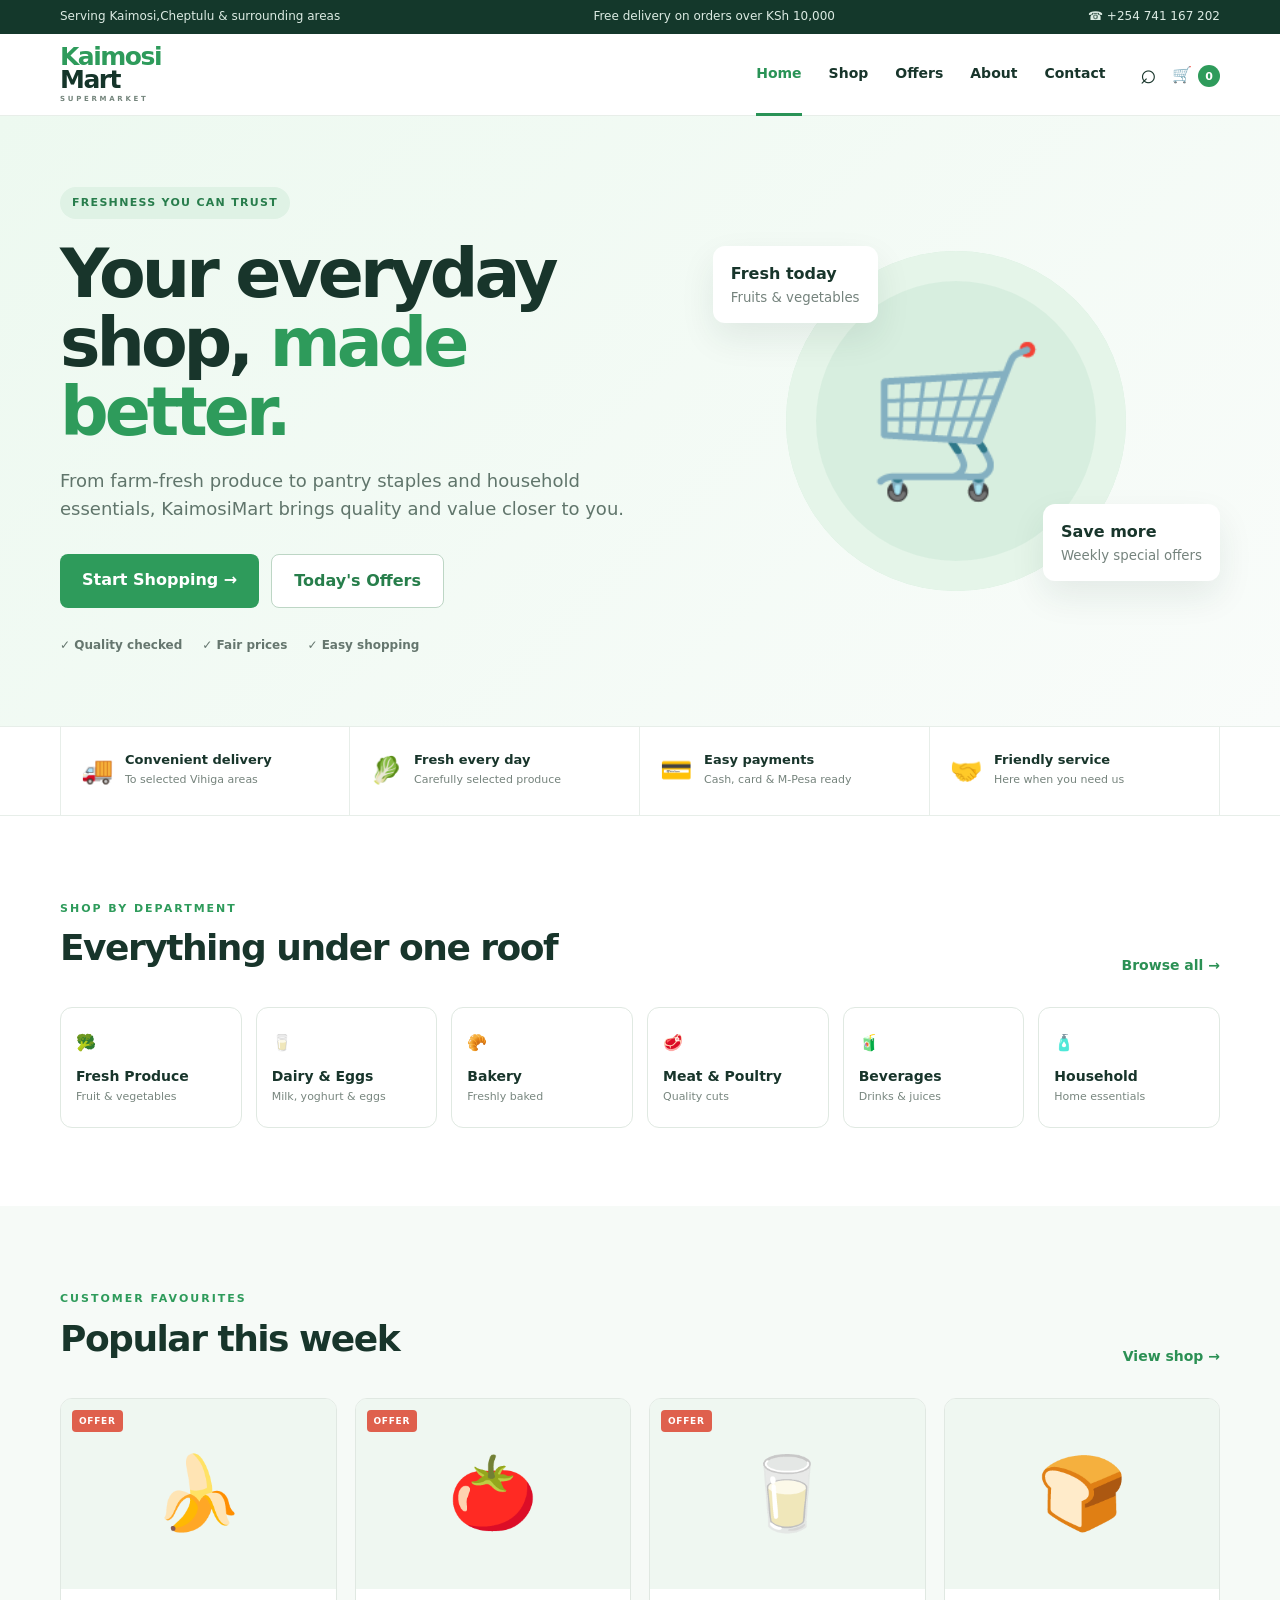
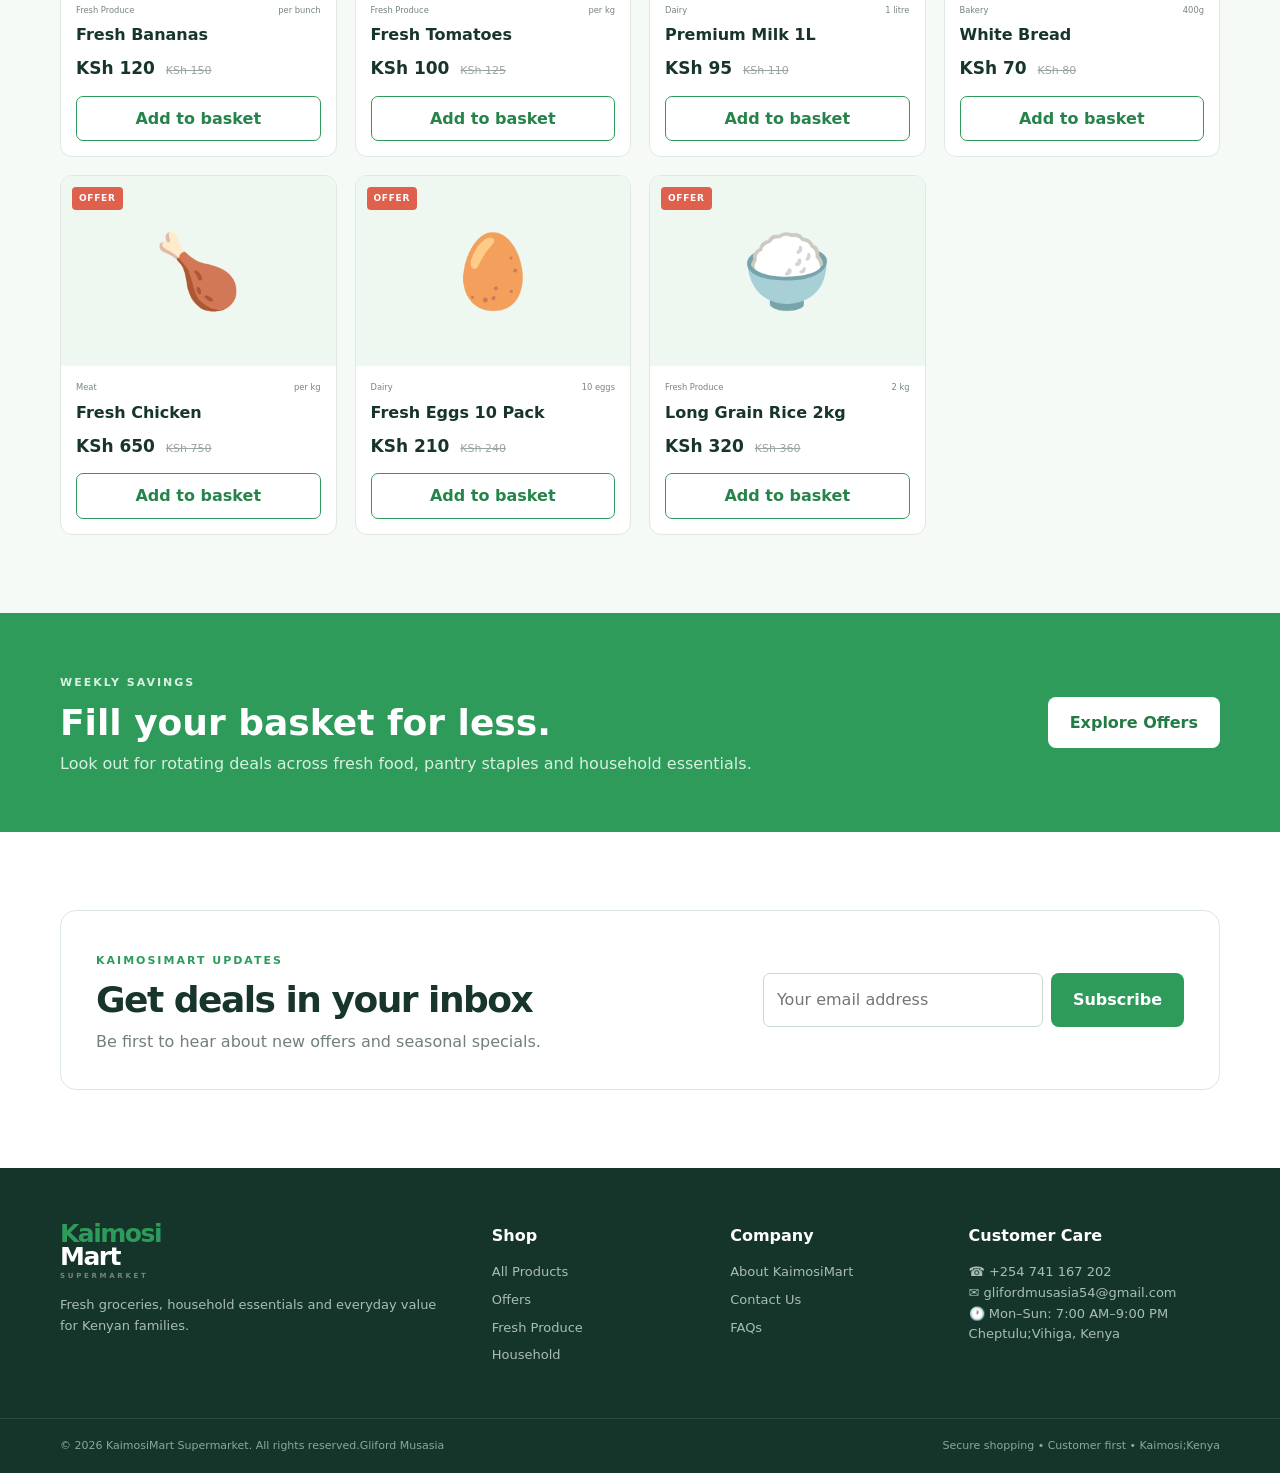
<file: index.html>
<!DOCTYPE html>
<html lang="en">
<head>
<meta charset="UTF-8">
<meta name="viewport" content="width=device-width,initial-scale=1.0">
<meta name="description" content="FreshMart Supermarket — fresh groceries, household essentials and great everyday prices in Kenya.">
<title>
  KaimosiMart Supermarket | Fresh. Local. Affordable.
</title>
<link rel="stylesheet" href="css/style.css">
</head>
<body>
<div class="topbar">
  <div class="container topbar-inner">
    <span> Serving Kaimosi,Cheptulu & surrounding areas</span>
    <span>Free delivery on orders over KSh 10,000</span>
    <span>☎ +254 741 167 202</span>
  </div>
</div>
<header class="header">
  <div class="container nav">
<a class="logo" href="index.html">
  <span>Kaimosi</span>
  Mart
  <small>SUPERMARKET</small>
</a>
<button class="menu-toggle" aria-label="Toggle navigation">
  ☰
</button>
<nav>
  <a class="active" href="index.html">Home</a>
  <a href="shop.html">Shop</a>
  <a href="offers.html">Offers</a>
  <a href="about.html">About</a>
  <a href="contact.html">Contact</a>
</nav>
<div class="nav-actions">
  <a class="search-link" href="shop.html">
    ⌕
  </a>
  <a class="cart-link" href="shop.html#cart">
    🛒 
    <span id="cart-count">0</span>
  </a>
</div>
</div>
</header>

<main>
<section class="hero">
  <div class="container hero-grid">
    <div class="hero-copy">
<span class="pill">FRESHNESS YOU CAN TRUST</span>
<h1>Your everyday shop, <em>made better.</em></h1>
<p>
  From farm-fresh produce to pantry staples and household essentials, KaimosiMart brings quality and value closer to you.
</p>
<div class="hero-buttons">
  <a class="btn primary" href="shop.html">Start Shopping →</a>
  <a class="btn ghost" href="offers.html">Today's Offers</a>
</div>
<div class="hero-trust">
  <span>✓ Quality checked</span>
  <span>✓ Fair prices</span>
  <span>✓ Easy shopping</span>
</div>
</div>
<div class="hero-visual">
  <div class="hero-circle">
    🛒
  </div>
  <div class="float-card one">
    <b>Fresh today</b>
    <small>Fruits & vegetables</small>
  </div>
  <div class="float-card two">
    <b>Save more</b>
    <small>Weekly special offers</small>
  </div>
</div>
</div>
</section>

<section class="benefits">
  <div class="container benefits-grid">
<div>🚚 <div>
  <b>Convenient delivery</b>
  <small>To selected Vihiga areas</small>
</div>
</div>
<div>🥬<div>
  <b>Fresh every day</b>
  <small>Carefully selected produce</small>
</div>
</div>
<div>💳<div>
  <b>Easy payments</b>
  <small>Cash, card & M-Pesa ready</small>
</div>
</div>
<div>🤝<div>
  <b>Friendly service</b>
  <small>Here when you need us</small>
</div>
</div>
</div>
</section>

<section class="section">
  <div class="container">
    <div class="section-head">
      <div>
        <span class="eyebrow">SHOP BY DEPARTMENT</span>
        <h2>Everything under one roof</h2>
      </div>
      <a class="text-link" href="shop.html">Browse all →</a>
    </div>
<div class="departments">
<a href="shop.html?cat=Fresh Produce">
  🥦
  <b>Fresh Produce</b>
  <small>Fruit & vegetables</small>
</a>
<a href="shop.html?cat=Dairy">
  🥛
  <b>Dairy & Eggs</b>
  <small>Milk, yoghurt & eggs</small>
</a>
<a href="shop.html?cat=Bakery">
  🥐
  <b>Bakery</b>
  <small>Freshly baked</small>
</a>
<a href="shop.html?cat=Meat">
  🥩
  <b>Meat & Poultry</b>
  <small>Quality cuts</small>
</a>
<a href="shop.html?cat=Beverages">
  🧃
  <b>Beverages</b>
  <small>Drinks & juices</small>
</a>
<a href="shop.html?cat=Household">
  🧴
  <b>Household</b>
  <small>Home essentials</small>
</a>
</div>
</div>
</section>

<section class="section soft">
  <div class="container">
    <div class="section-head">
      <div>
        <span class="eyebrow">CUSTOMER FAVOURITES</span>
        <h2>Popular this week</h2>
      </div>
      <a class="text-link" href="shop.html">View shop →</a>
    </div>
    <div id="featured-products" class="product-grid">
    </div>
  </div>
</section>

<section class="deal-banner">
  <div class="container deal-inner">
    <div>
      <span class="eyebrow light-eyebrow">WEEKLY SAVINGS</span>
      <h2>Fill your basket for less.</h2>
      <p>
        Look out for rotating deals across fresh food, pantry staples and household essentials.
      </p>
    </div>
    <a class="btn white" href="offers.html">Explore Offers</a>
  </div>
</section>

<section class="section">
  <div class="container newsletter">
    <div>
      <span class="eyebrow">KAIMOSIMART UPDATES</span>
      <h2>Get deals in your inbox</h2>
      <p>Be first to hear about new offers and seasonal specials.</p>
    </div>
    <form id="newsletter-form">
      <input type="email" required placeholder="Your email address">
      <button class="btn primary">Subscribe</button>
    </form>
  </div>
</section>
</main>
<footer class="footer">
  <div class="container footer-grid">
    <div>
      <a class="logo footer-logo" href="index.html">
        <span>Kaimosi</span>
        Mart
        <small>SUPERMARKET</small>
      </a>
      <p>
        Fresh groceries, household essentials and everyday value for Kenyan families.
      </p>
    </div>
    <div>
      <h4>Shop</h4>
      <a href="shop.html">All Products</a>
      <a href="offers.html">Offers</a>
      <a href="shop.html?cat=Fresh Produce">Fresh Produce</a>
      <a href="shop.html?cat=Household">Household</a>
    </div>
    <div>
      <h4>Company</h4>
      <a href="about.html">About KaimosiMart</a>
      <a href="contact.html">Contact Us</a>
      <a href="contact.html#faq">FAQs</a>
    </div>
    <div>
      <h4>Customer Care</h4>
      <p>☎ +254 741 167 202</p>
      <p>✉ glifordmusasia54@gmail.com</p>
      <p>🕐 Mon–Sun: 7:00 AM–9:00 PM</p>
      <p>Cheptulu;Vihiga, Kenya</p>
    </div>
  </div>
  <div class="footer-bottom">
    <div class="container">
      <span>© 2026 KaimosiMart Supermarket. All rights reserved.Gliford Musasia</span>
      <span>Secure shopping • Customer first • Kaimosi;Kenya</span>
    </div>
  </div>
</footer>
<script src="js/products.js">

</script>
<script src="js/main.js">

</script>
</body>
</html>
</file>
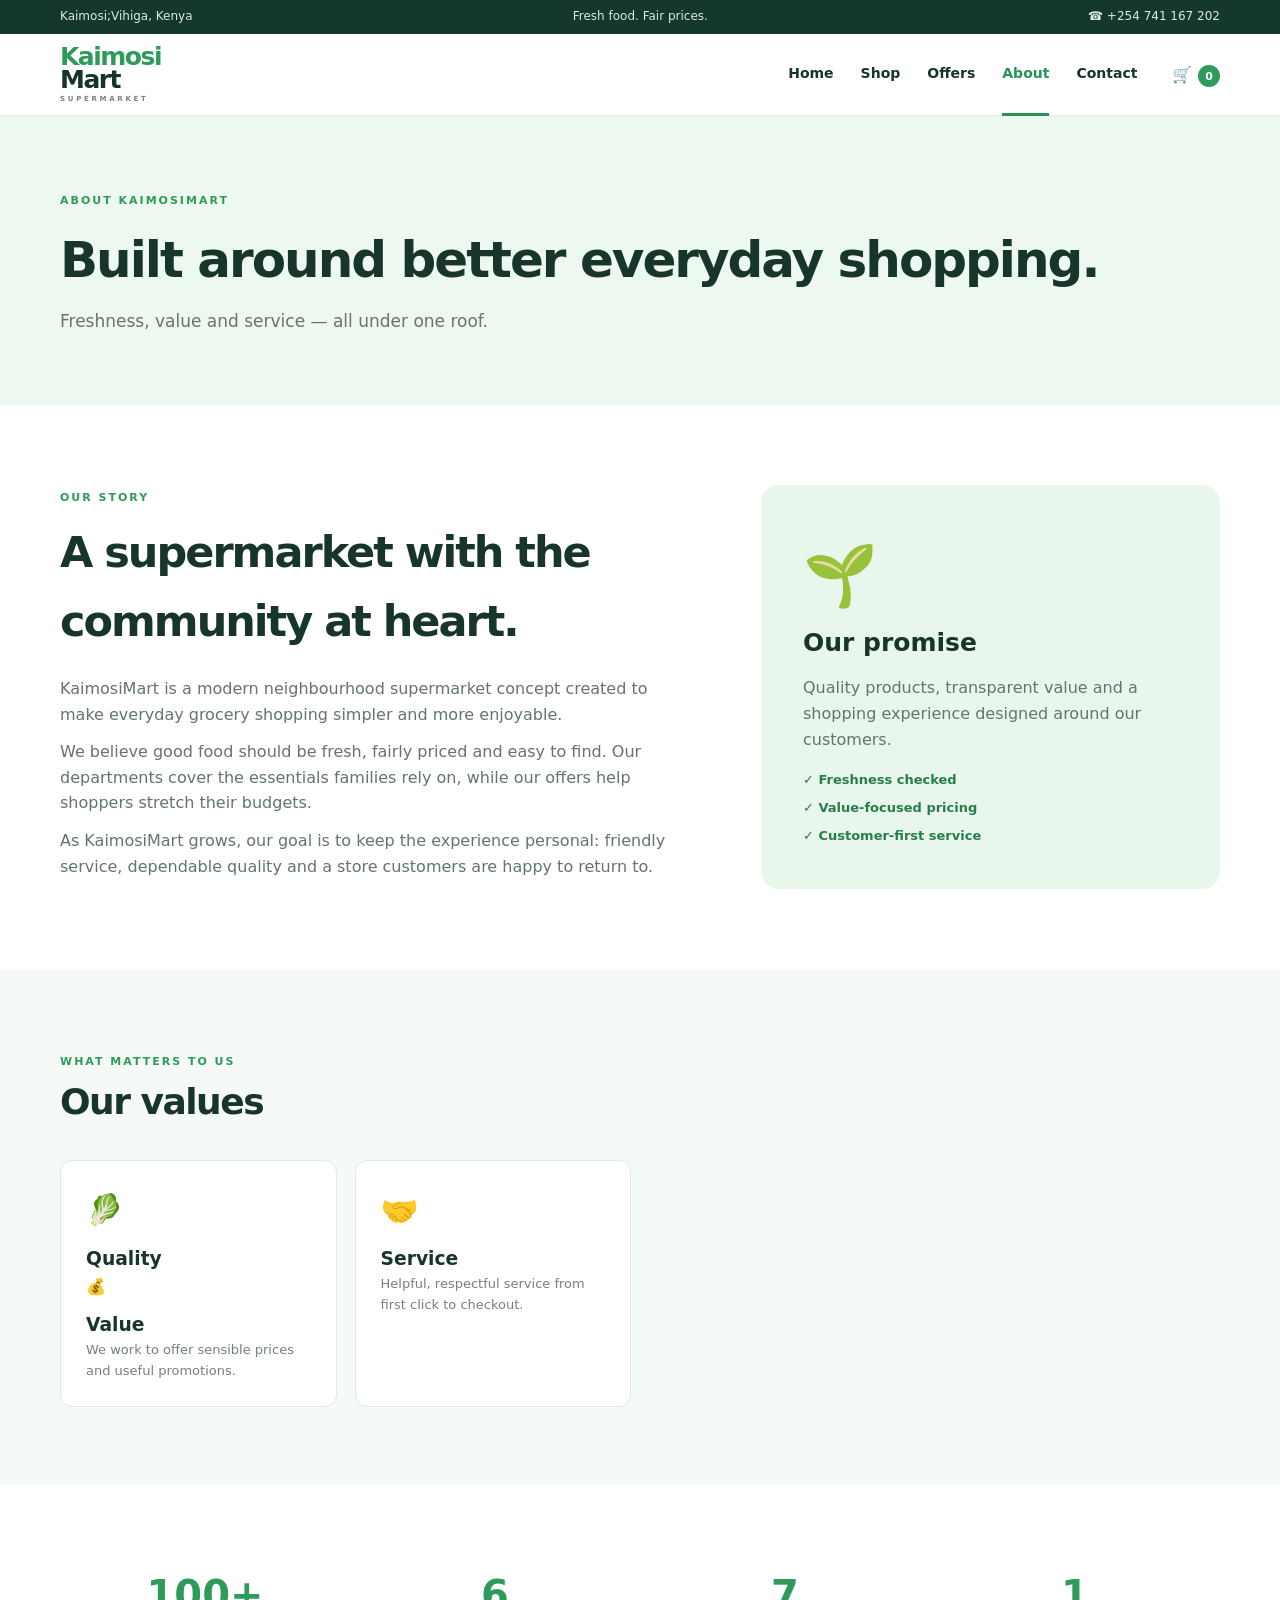
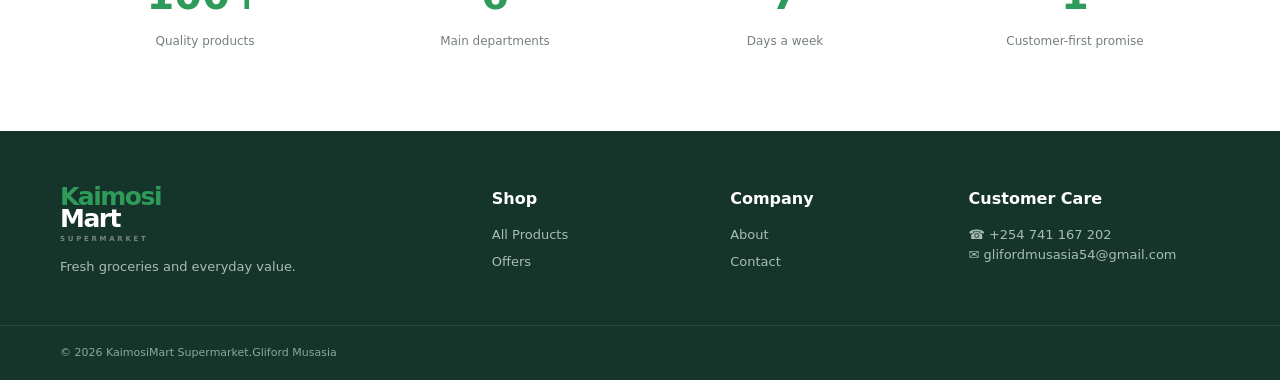
<file: about.html>
<!DOCTYPE html>
<html lang="en">
  <head>
    <meta charset="UTF-8">
    <meta name="viewport" content="width=device-width,initial-scale=1.0">
    <title>About | KaimosiMart Supermarket</title>
    <link rel="stylesheet" href="css/style.css">
  </head>
<body>
  <div class="topbar">
    <div class="container topbar-inner">
      <span>Kaimosi;Vihiga, Kenya</span>
      <span>Fresh food. Fair prices.</span>
      <span>☎ +254 741 167 202</span>
    </div>
  </div>
<header class="header">
  <div class="container nav">
    <a class="logo" href="index.html">
      <span>Kaimosi</span>
      Mart
      <small>SUPERMARKET</small>
    </a>
    <button class="menu-toggle">
      ☰
    </button>
    <nav>
      <a href="index.html">Home</a>
      <a href="shop.html">Shop</a>
      <a href="offers.html">Offers</a>
      <a class="active" href="about.html">About</a>
      <a href="contact.html">Contact</a>
    </nav>
    <div class="nav-actions">
      <a class="cart-link" href="shop.html#cart">
        🛒 
        <span id="cart-count">0</span>
      </a>
    </div>
  </div>
</header>
<main>
  <section class="page-hero">
    <div class="container">
      <span class="eyebrow">ABOUT KAIMOSIMART</span>
      <h1>Built around better everyday shopping.</h1>
      <p>Freshness, value and service — all under one roof.</p>
    </div>
  </section>
<section class="section">
  <div class="container story-grid">
    <div>
      <span class="eyebrow">OUR STORY</span>
      <h2>A supermarket with the community at heart.</h2>
      <p>
        KaimosiMart is a modern neighbourhood supermarket concept created to make everyday grocery shopping simpler and more enjoyable.
      </p>
      <p>We believe good food should be fresh, fairly priced and easy to find. Our departments cover the essentials families rely on, while our offers help shoppers stretch their budgets.</p>
      <p>As KaimosiMart grows, our goal is to keep the experience personal: friendly service, dependable quality and a store customers are happy to return to.
      </p>
    </div>
    <div class="story-card">
      <span>🌱</span>
      <h3>Our promise</h3>
      <p>
        Quality products, transparent value and a shopping experience designed around our customers.
      </p>
      <div class="check-list">
        <span>✓ Freshness checked</span>
        <span>✓ Value-focused pricing</span>
        <span>✓ Customer-first service</span>
      </div>
    </div>
  </div>
</section>
<section class="section soft">
  <div class="container">
    <div class="section-head">
      <div>
        <span class="eyebrow">WHAT MATTERS TO US</span>
        <h2>Our values</h2>
      </div>
    </div>
    <div class="values">
      <div>
        🥬
        <h3>Quality</h3>
        💰
        <h3>Value</h3>
        <p>
          We work to offer sensible prices and useful promotions.
        </p>
      </div>
      <div>
        🤝
        <h3>Service</h3>
        <p>
          Helpful, respectful service from first click to checkout.
        </p>
      </div>
    </div>
  </div>
</section>
<section class="section">
  <div class="container stats">
    <div>
      <strong>100+</strong>
      <span>Quality products</span>
    </div>
    <div>
      <strong>6</strong>
      <span>Main departments</span>
    </div>
    <div>
      <strong>7</strong>
      <span>Days a week</span>
    </div>
    <div>
      <strong>1</strong>
      <span>Customer-first promise</span>
    </div>
  </div>
</section>
</main>
<footer class="footer">
  <div class="container footer-grid">
    <div>
      <a class="logo footer-logo" href="index.html">
        <span>Kaimosi</span>
        Mart
        <small>SUPERMARKET</small>
      </a>
      <p>Fresh groceries and everyday value.</p>
    </div>
    <div>
      <h4>Shop</h4>
      <a href="shop.html">All Products</a>
      <a href="offers.html">Offers</a>
    </div>
    <div>
      <h4>Company</h4>
      <a href="about.html">About</a>
      <a href="contact.html">Contact</a>
    </div>
    <div>
      <h4>Customer Care</h4>
      <p>☎ +254 741 167 202</p>
      <p>✉ glifordmusasia54@gmail.com</p>
    </div>
  </div>
  <div class="footer-bottom">
    <div class="container">
      © 2026 KaimosiMart Supermarket.Gliford Musasia
    </div>
  </div>
</footer>
<script src="js/products.js">

</script>
<script src="js/main.js">

</script>
</body>
</html>
</file>
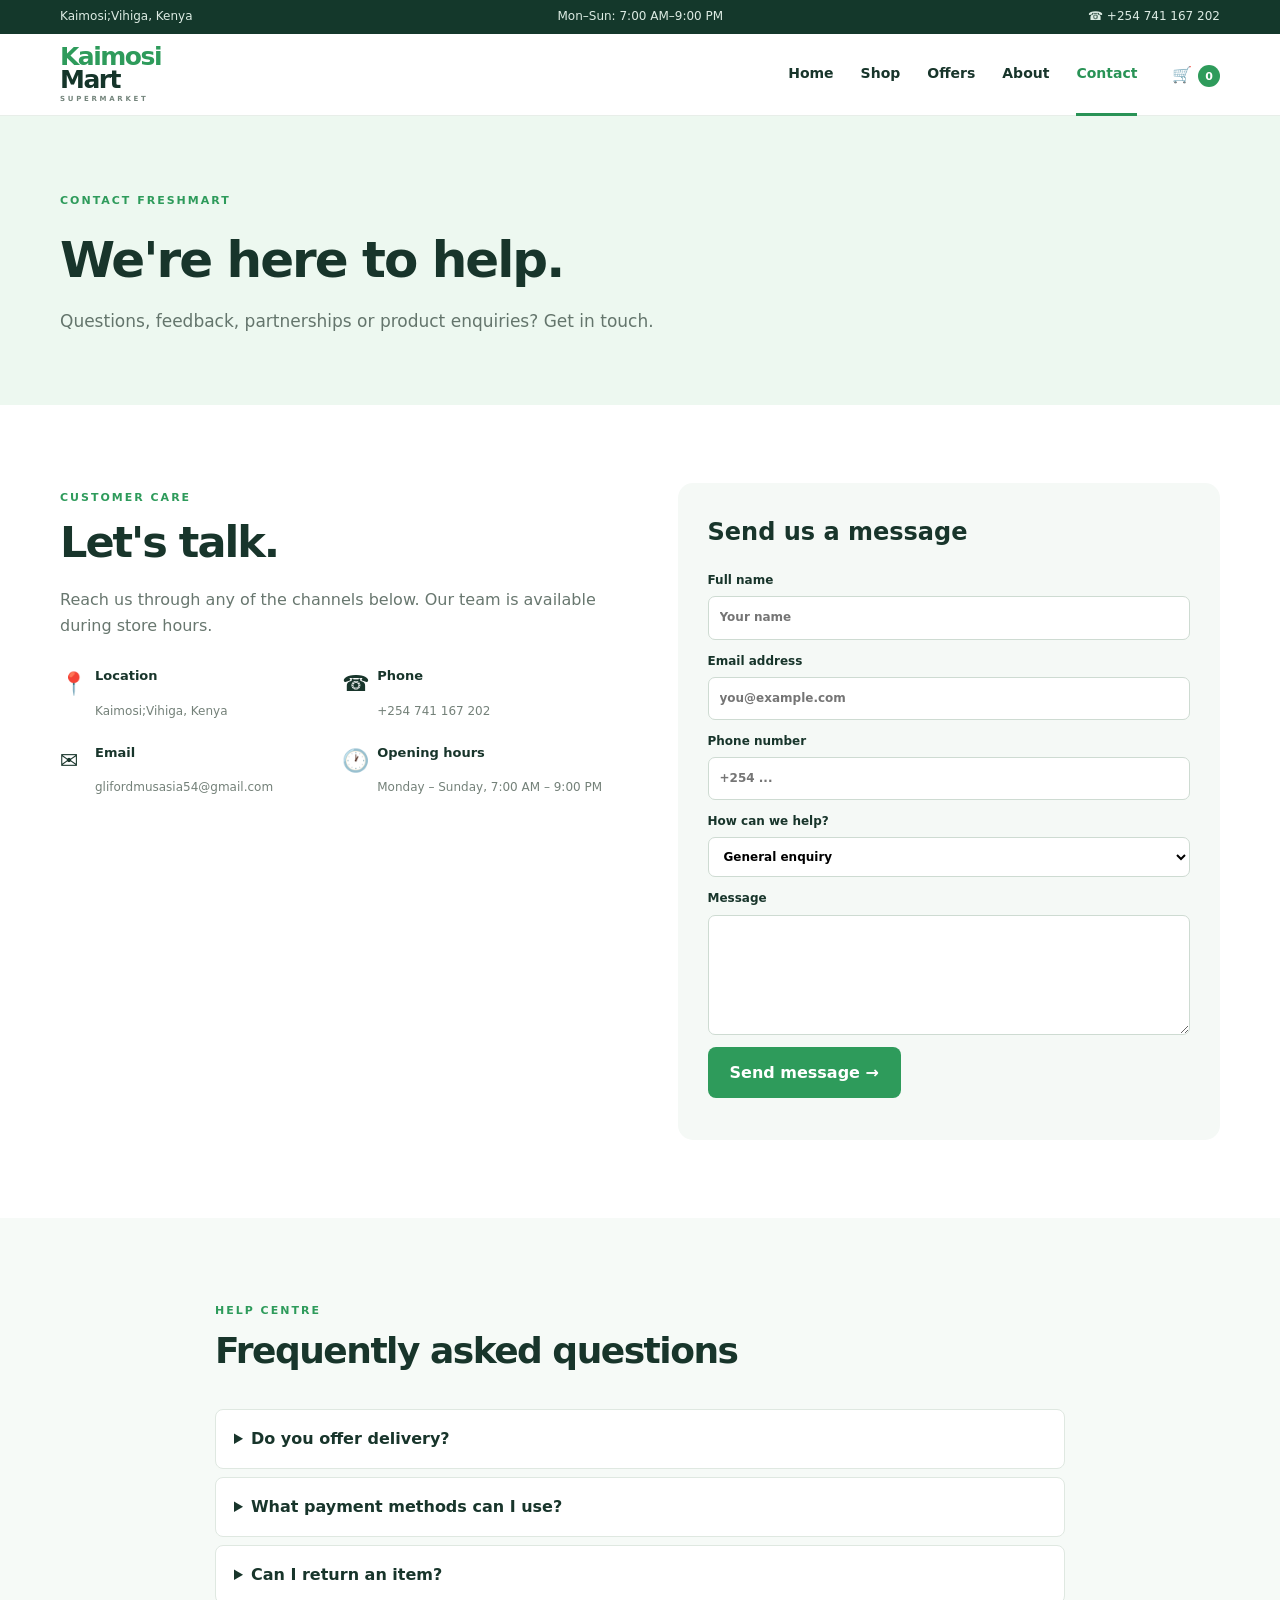
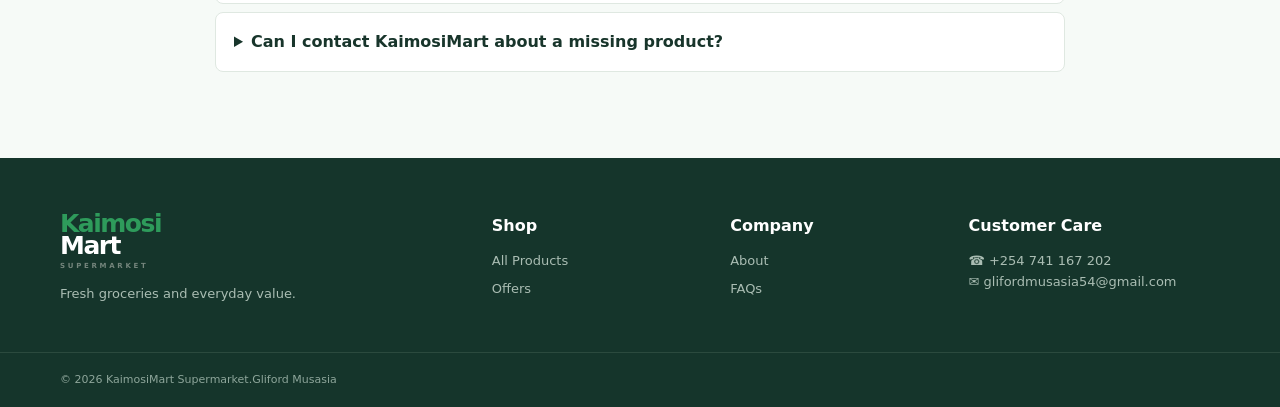
<file: contact.html>
<!DOCTYPE html>
<html lang="en">
  <head>
    <meta charset="UTF-8">
    <meta name="viewport" content="width=device-width,initial-scale=1.0">
    <title>Contact | KaimosiMart Supermarket</title>
    <link rel="stylesheet" href="css/style.css">
  </head>
<body>
  <div class="topbar">
    <div class="container topbar-inner">
      <span>Kaimosi;Vihiga, Kenya</span>
      <span>Mon–Sun: 7:00 AM–9:00 PM</span>
      <span>☎ +254 741 167 202</span>
    </div>
  </div>
<header class="header">
  <div class="container nav">
    <a class="logo" href="index.html">
      <span>Kaimosi</span>
      Mart
      <small>SUPERMARKET</small>
    </a>
    <button class="menu-toggle">
      ☰
    </button>
    <nav>
      <a href="index.html">Home</a>
      <a href="shop.html">Shop</a>
      <a href="offers.html">Offers</a>
      <a href="about.html">About</a>
      <a class="active" href="contact.html">Contact</a>
    </nav>
    <div class="nav-actions">
      <a class="cart-link" href="shop.html#cart">
        🛒 
        <span id="cart-count">0</span>
      </a>
    </div>
  </div>
</header>
<main>
  <section class="page-hero">
    <div class="container">
      <span class="eyebrow">CONTACT FRESHMART</span>
      <h1>We're here to help.</h1>
      <p>Questions, feedback, partnerships or product enquiries? Get in touch.</p>
    </div>
  </section>
<section class="section">
  <div class="container contact-layout">
    <div>
      <span class="eyebrow">CUSTOMER CARE</span>
      <h2>Let's talk.</h2>
      <p class="lead">Reach us through any of the channels below. Our team is available during store hours.
      </p>
      <div class="contact-list">
        <div>
          <span>📍</span>
          <b>Location</b>
          <p>Kaimosi;Vihiga, Kenya</p>
        </div>
        <div>
          <span>☎</span>
          <b>Phone</b>
          <p>+254 741 167 202</p>
        </div>
        <div>
          <span>✉</span>
          <b>Email</b>
          <p>glifordmusasia54@gmail.com</p>
        </div>
        <div>
          <span>🕐</span>
          <b>Opening hours</b>
          <p>Monday – Sunday, 7:00 AM – 9:00 PM</p>
        </div>
      </div>
    </div>
<form class="contact-form" id="contact-form">
  <h3>Send us a message</h3>
  <label>
    Full name
    <input required name="name" placeholder="Your name">
  </label>
  <label>
    Email address
    <input required type="email" name="email" placeholder="you@example.com">
  </label>
  <label>
    Phone number
    <input name="phone" placeholder="+254 ...">
  </label>
  <label>
    How can we help?
    <select name="topic">
      <option>General enquiry</option>
      <option>Product enquiry</option>
      <option>Order & delivery</option>
      <option>Feedback</option>
      <option>Partnership</option>
    </select>
  </label>
  <label>
    Message
    <textarea required name="message" rows="5" placeholder="Write your message...">
    </textarea>
  </label>
  <button class="btn primary">
    Send message →
  </button>
  <p id="form-message" class="form-message">
  </p>
</form>
</div>
</section>
<section class="section soft" id="faq">
  <div class="container faq">
    <div class="section-head"><div>
      <span class="eyebrow">HELP CENTRE</span>
      <h2>Frequently asked questions</h2>
    </div>
  </div>
  <details>
    <summary>Do you offer delivery?</summary>
    <p>
      Yes. KaimosiMart is designed to support delivery to selected Nairobi areas. Delivery availability and charges can be configured for your live business.
    </p>
  </details>
  <details>
    <summary>What payment methods can I use?</summary>
    <p>
      The site is prepared for cash, card and M-Pesa. A live payment gateway needs to be connected before real transactions are processed.
    </p>
  </details>
  <details>
    <summary>Can I return an item?</summary>
    <p>For the live store, your return and refund policy should be published here based on product type and applicable Kenyan consumer requirements.
    </p>
  </details>
  <details>
    <summary>Can I contact KaimosiMart about a missing product?
    </summary>
    <p>
      Absolutely. Use the contact form or call customer care and tell us what you are looking for.
    </p>
  </details>
</div>
</section>
</main>
<footer class="footer">
  <div class="container footer-grid">
    <div>
      <a class="logo footer-logo" href="index.html">
        <span>Kaimosi</span>Mart
        <small>SUPERMARKET</small>
      </a>
      <p>Fresh groceries and everyday value.</p>
    </div>
    <div>
      <h4>Shop</h4>
      <a href="shop.html">All Products</a>
      <a href="offers.html">Offers</a>
    </div>
    <div>
      <h4>Company</h4>
      <a href="about.html">About</a>
      <a href="#faq">FAQs</a>
    </div>
    <div>
      <h4>Customer Care</h4>
      <p>☎ +254 741 167 202</p>
      <p>✉ glifordmusasia54@gmail.com</p>
    </div>
  </div>
  <div class="footer-bottom">
    <div class="container">
      © 2026 KaimosiMart Supermarket.Gliford Musasia
    </div>
  </div>
</footer>
<script src="js/products.js">

</script>
<script src="js/main.js">

</script>
</body>
</html>
</file>
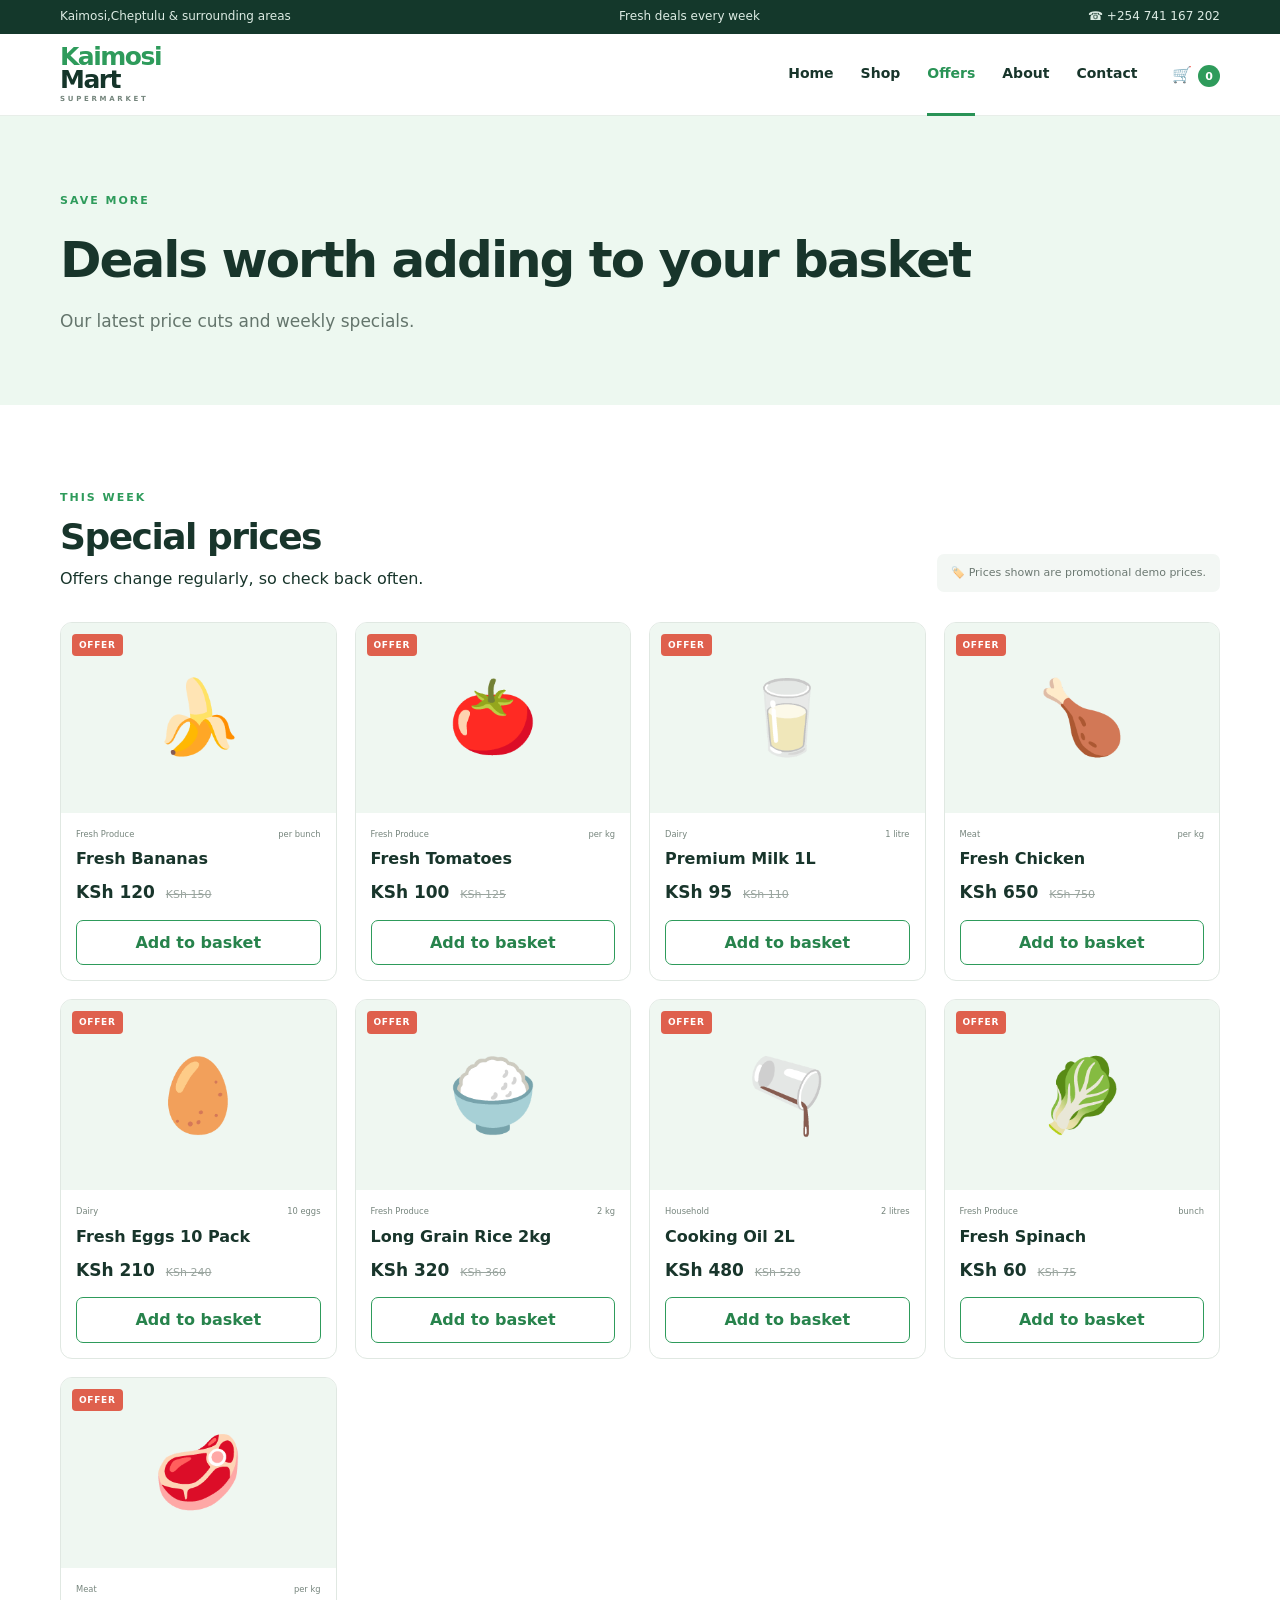
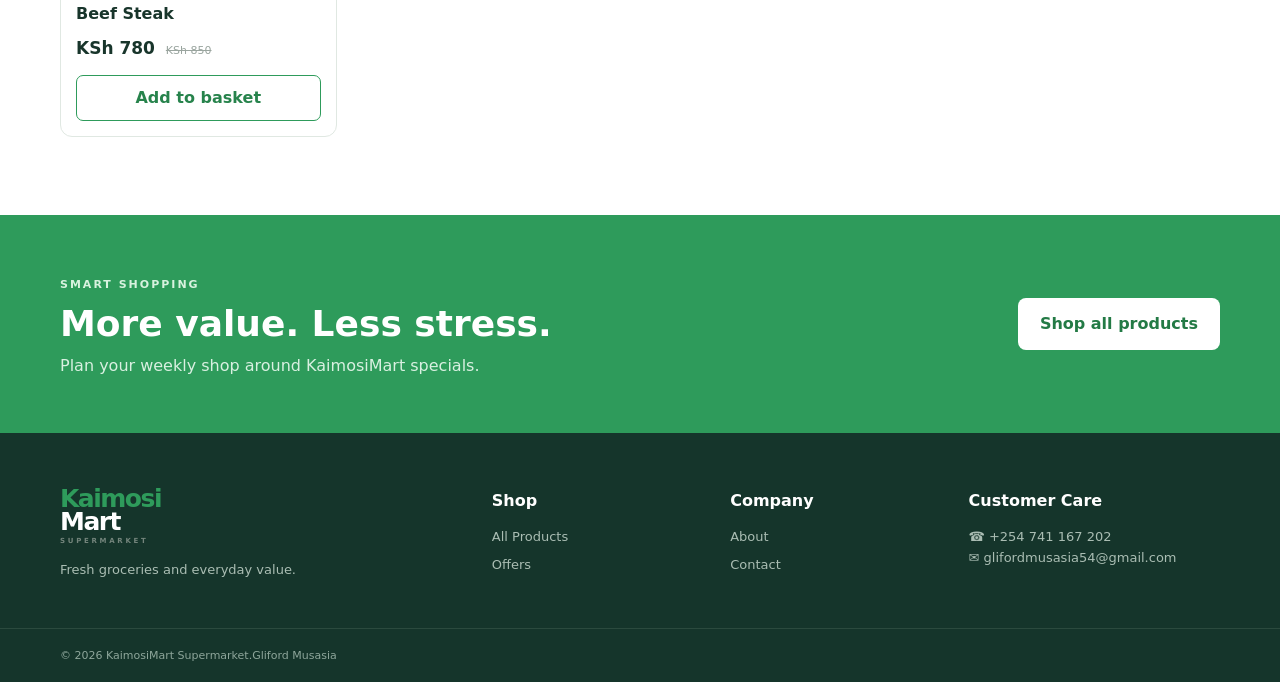
<file: offers.html>
<!DOCTYPE html>
<html lang="en">
  <head>
    <meta charset="UTF-8">
    <meta name="viewport" content="width=device-width,initial-scale=1.0">
    <title>Offers | KaimosiMart Supermarket</title>
    <link rel="stylesheet" href="css/style.css">
  </head>
<body>
  <div class="topbar">
    <div class="container topbar-inner">
      <span>Kaimosi,Cheptulu & surrounding areas</span>
      <span>Fresh deals every week</span>
      <span>☎ +254 741 167 202</span>
    </div>
  </div>
<header class="header">
  <div class="container nav">
    <a class="logo" href="index.html">
      <span>Kaimosi</span>
      Mart
      <small>SUPERMARKET</small>
    </a>
    <button class="menu-toggle">
      ☰
    </button>
    <nav>
      <a href="index.html">Home</a>
      <a href="shop.html">Shop</a>
      <a class="active" href="offers.html">Offers</a>
      <a href="about.html">About</a>
      <a href="contact.html">Contact</a>
    </nav><div class="nav-actions">
      <a class="cart-link" href="shop.html#cart">
        🛒 
        <span id="cart-count">0</span>
      </a>
    </div>
  </div>
</header>
<main>
  <section class="page-hero">
    <div class="container">
      <span class="eyebrow">SAVE MORE</span>
      <h1>Deals worth adding to your basket</h1>
      <p>Our latest price cuts and weekly specials.</p>
    </div>
  </section>
<section class="section">
  <div class="container">
    <div class="offer-intro">
      <div>
        <span class="eyebrow">THIS WEEK</span>
        <h2>Special prices</h2>
        <p>Offers change regularly, so check back often.</p>
      </div>
      <div class="offer-note">
        🏷️ Prices shown are promotional demo prices.
      </div>
    </div>
    <div id="offer-products" class="product-grid">
    </div>
  </div>
</section>
<section class="deal-banner">
  <div class="container deal-inner">
    <div>
      <span class="eyebrow light-eyebrow">SMART SHOPPING</span>
      <h2>More value. Less stress.</h2>
      <p>Plan your weekly shop around KaimosiMart specials.</p>
    </div>
    <a class="btn white" href="shop.html">Shop all products</a>
  </div>
</section>
</main>
<footer class="footer">
  <div class="container footer-grid">
    <div>
      <a class="logo footer-logo" href="index.html">
        <span>Kaimosi</span>
        Mart
        <small>SUPERMARKET</small>
      </a>
      <p>Fresh groceries and everyday value.</p>
    </div>
    <div>
      <h4>Shop</h4>
      <a href="shop.html">All Products</a>
      <a href="offers.html">Offers</a>
    </div>
    <div>
      <h4>Company</h4>
      <a href="about.html">About</a>
      <a href="contact.html">Contact</a>
    </div>
    <div>
      <h4>Customer Care</h4>
      <p>☎ +254 741 167 202</p>
      <p>✉ glifordmusasia54@gmail.com</p>
    </div>
  </div>
  <div class="footer-bottom">
    <div class="container">
      © 2026 KaimosiMart Supermarket.Gliford Musasia
    </div>
  </div>
</footer>
<script src="js/products.js">

</script>
<script src="js/main.js">

</script>
</body>
</html>
</file>
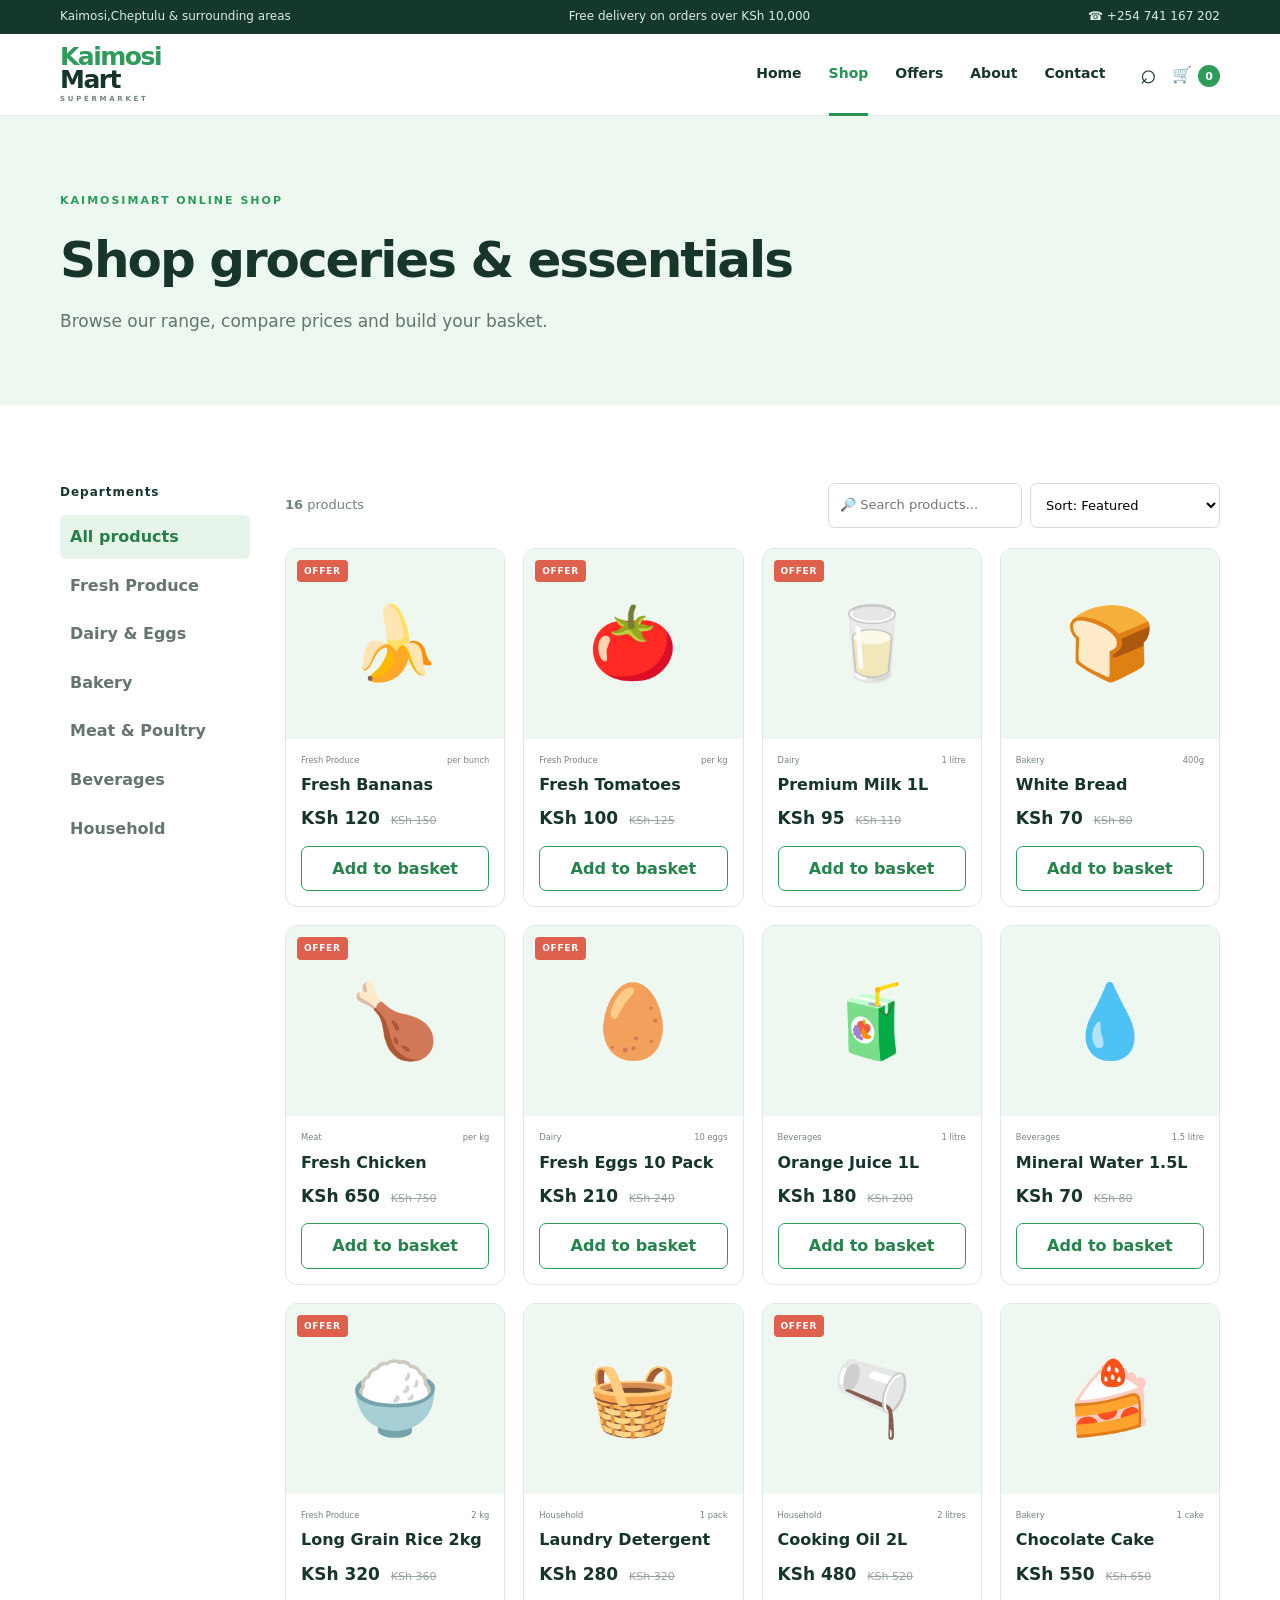
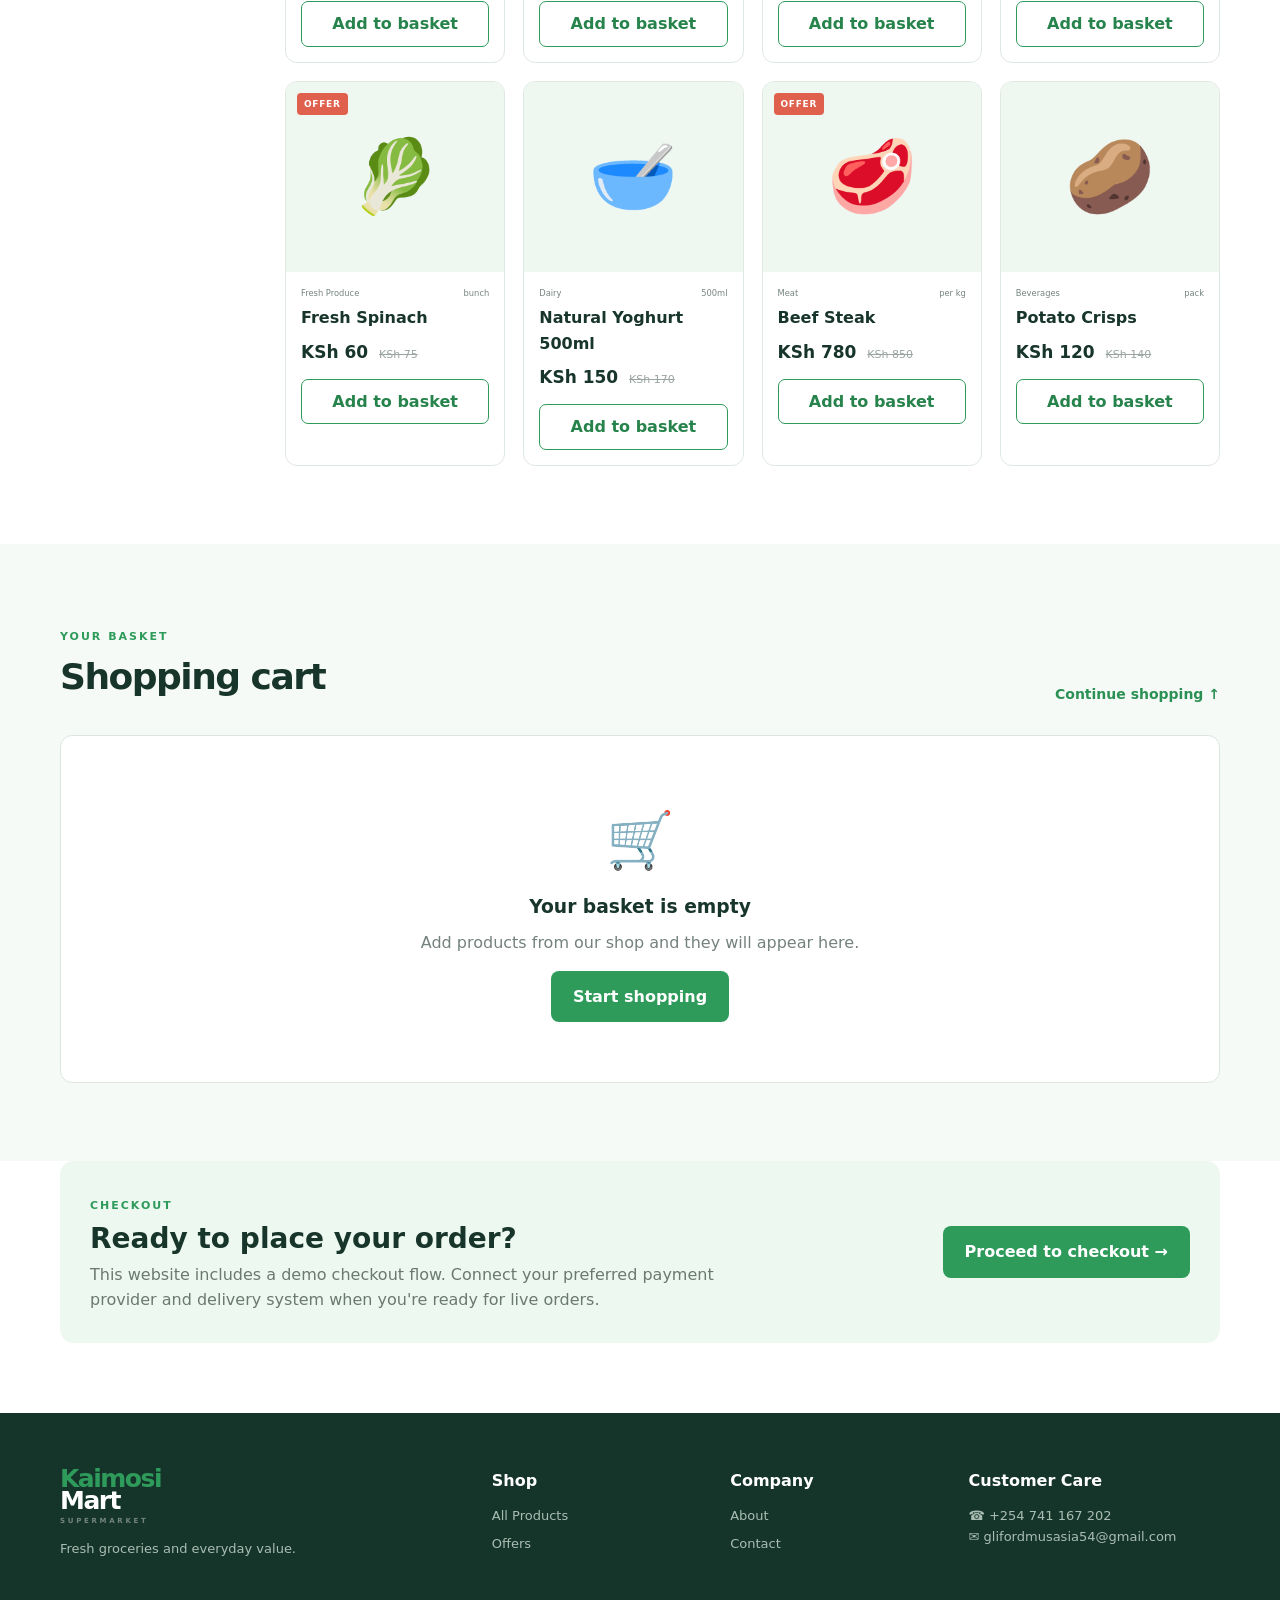
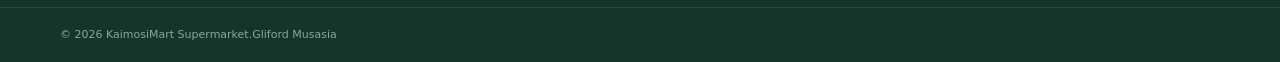
<file: shop.html>
<!DOCTYPE html>
<html lang="en">
  <head>
    <meta charset="UTF-8">
    <meta name="viewport" content="width=device-width,initial-scale=1.0">
    <meta name="description" content="Shop FreshMart groceries online.">
    <title>Shop | KaimosiMart Supermarket</title>
    <link rel="stylesheet" href="css/style.css">
  </head>
<body>
<div class="topbar">
  <div class="container topbar-inner">
    <span> Kaimosi,Cheptulu & surrounding areas</span>
    <span>Free delivery on orders over KSh 10,000</span>
    <span>☎ +254 741 167 202</span>
  </div>
</div>
<header class="header">
  <div class="container nav">
    <a class="logo" href="index.html">
      <span>Kaimosi</span>
      Mart
      <small>SUPERMARKET</small>
    </a>
    <button class="menu-toggle">
      ☰
    </button>
    <nav>
      <a href="index.html">Home</a>
      <a class="active" href="shop.html">Shop</a>
      <a href="offers.html">Offers</a>
      <a href="about.html">About</a>
      <a href="contact.html">Contact</a>
    </nav>
    <div class="nav-actions">
      <a class="search-link" href="#products">⌕</a>
      <a class="cart-link" href="#cart">
        🛒 
        <span id="cart-count">0</span>
      </a>
    </div>
  </div>
</header>
<main>
  <section class="page-hero">
    <div class="container">
      <span class="eyebrow">KAIMOSIMART ONLINE SHOP</span>
      <h1>Shop groceries & essentials</h1>
      <p>Browse our range, compare prices and build your basket.</p>
    </div>
  </section>
<section class="section" id="products">
  <div class="container">
    <div class="shop-layout">
      <aside class="filters">
        <b>Departments</b>
        <button data-cat="all" class="filter active">
          All products
        </button>
        <button data-cat="Fresh Produce" class="filter">
          Fresh Produce
        </button>
        <button data-cat="Dairy" class="filter">
          Dairy & Eggs
        </button>
        <button data-cat="Bakery" class="filter">
          Bakery
        </button>
        <button data-cat="Meat" class="filter">
          Meat & Poultry
        </button>
        <button data-cat="Beverages" class="filter">
          Beverages
        </button>
        <button data-cat="Household" class="filter">
          Household
        </button>
      </aside>
      <div class="catalog">
        <div class="shop-toolbar">
          <div>
            <b id="result-count">0</b>
            products
          </div>
            <div class="toolbar-controls">
              <input id="search" type="search" placeholder="🔎 Search products...">
              <select id="sort">
                <option value="featured">Sort: Featured</option>
                <option value="low">Price: Low to high</option>
                <option value="high">Price: High to low</option>
                <option value="name">Name: A–Z</option>
              </select>
            </div>
          </div>
          <div id="shop-products" class="product-grid">
          </div>
        </div>
      </div>
    </div>
  </section>
<section class="section soft" id="cart">
  <div class="container">
    <div class="section-head">
      <div>
        <span class="eyebrow">YOUR BASKET</span>
        <h2>Shopping cart</h2>
      </div>
      <a class="text-link" href="#products">Continue shopping ↑</a>
    </div>
    <div id="cart-items" class="cart-box">
    </div>
  </div>
</section>
<section class="checkout-section" id="checkout">
  <div class="container">
    <div class="checkout-card">
      <div>
        <span class="eyebrow">CHECKOUT</span>
        <h2>Ready to place your order?</h2>
        <p>
          This website includes a demo checkout flow. Connect your preferred payment provider and delivery system when you're ready for live orders.
        </p>
      </div>
      <button class="btn primary" onclick="checkout()">
        Proceed to checkout →
      </button>
    </div>
  </div>
</section>
</main>
<footer class="footer">
  <div class="container footer-grid">
    <div>
      <a class="logo footer-logo" href="index.html">
        <span>Kaimosi</span>
        Mart
        <small>SUPERMARKET</small>
      </a>
      <p>Fresh groceries and everyday value.</p>
    </div>
    <div>
      <h4>Shop</h4>
      <a href="shop.html">All Products</a>
      <a href="offers.html">Offers</a>
    </div>
    <div>
      <h4>Company</h4>
      <a href="about.html">About</a>
      <a href="contact.html">Contact</a>
    </div>
    <div>
      <h4>Customer Care</h4>
      <p>☎ +254 741 167 202</p>
      <p>✉ glifordmusasia54@gmail.com</p>
    </div>
  </div>
  <div class="footer-bottom">
    <div class="container">
      © 2026 KaimosiMart Supermarket.Gliford Musasia
    </div>
  </div>
</footer>
<script src="js/products.js">

</script>
<script src="js/main.js">

</script>
</body>
</html>
</file>
<file: css/style.css>
*{
  box-sizing:border-box;
  margin:0;
  padding:0
}
html{
  scroll-behavior:smooth
}
body{
  font-family:Inter,ui-sans-serif,system-ui,-apple-system,BlinkMacSystemFont,"Segoe UI",sans-serif;color:#18352b;
  background:#fff;
  line-height:1.6
}
a{
  text-decoration:none;
  color:inherit
}
button,input,select,textarea{
  font:inherit
}
.container{
  width:min(1160px,92%);
  margin:auto
}
.topbar{
  background:#14382b;
  color:#dcebe3;
  font-size:12px
}
.topbar-inner{
  height:34px;
  display:flex;
  justify-content:space-between;
  align-items:center
}
.header{
  height:82px;
  background:#fff;
  border-bottom:1px solid #e8eee9;
  position:sticky;
  top:0;
  z-index:50
}
.nav{
  height:100%;
  display:flex;
  align-items:center;
  gap:35px
}
.logo{
  font-size:25px;
  font-weight:900;
  line-height:.9;
  letter-spacing:-1.5px;
  color:#15352a;
  display:flex;
  flex-direction:column
}
.logo span{
  color:#2e9b5b
}
.logo small{
  font-size:7px;
  letter-spacing:2.7px;
  margin-top:5px;
  color:#74857c
}
.nav nav{
  display:flex;
  gap:27px;
  margin-left:auto
}
.nav nav a{
  font-weight:700;
  font-size:14px;
  height:82px;
  display:flex;
  align-items:center;
  border-bottom:3px solid transparent
}
.nav nav a:hover,.nav nav a.active{
  color:#299356;
  border-color:#299356
}
.nav-actions{
  display:flex;
  gap:15px;
  align-items:center
}
.search-link{
  font-size:28px
}
.cart-link{
  font-weight:800;
  white-space:nowrap
}
.cart-link span{
  display:inline-flex;
  background:#2e9b5b;
  color:#fff;
  border-radius:50%;
  min-width:22px;
  height:22px;
  justify-content:center;
  align-items:center;
  font-size:11px
}
.menu-toggle{
  display:none;
  border:0;
  background:none;
  font-size:26px
}
.hero{
  background:linear-gradient(135deg,#edf9f0,#f9fcfa);
  min-height:610px;
  display:flex;
  align-items:center;
  overflow:hidden
}
.hero-grid{
  display:grid;
  grid-template-columns:1.05fr .95fr;
  align-items:center;
  gap:50px
}
.pill{
  display:inline-block;
  padding:7px 12px;
  background:#dff2e5;
  color:#287d4c;
  border-radius:30px;
  font-size:11px;
  font-weight:900;
  letter-spacing:1.3px
}
.hero h1{
  font-size:68px;
  line-height:1.02;
  letter-spacing:-4px;
  margin:20px 0
}
.hero h1 em{
  font-style:normal;
  color:#2e9b5b
}
.hero-copy>p{
  font-size:18px;
  color:#60756b;
  max-width:620px
}
.hero-buttons{
  display:flex;
  gap:12px;
  margin-top:30px
}
.btn{
  border:0;
  border-radius:8px;
  padding:13px 22px;
  font-weight:800;
  cursor:pointer;
  display:inline-block
}
.primary{
  background:#2e9b5b;
  color:#fff
}
.primary:hover{
  background:#237c47
}
.ghost{
  border:1px solid #bdd6c5;
  background:#fff;
  color:#277e4b
}
.white{
  background:#fff;
  color:#237a45
}
.hero-trust{
  display:flex;
  gap:20px;
  margin-top:28px;
  font-size:12px;
  color:#65766e;
  font-weight:700
}
.hero-visual{
  height:430px;
  position:relative;
  display:flex;
  align-items:center;
  justify-content:center
}
.hero-circle{
  width:340px;
  height:340px;
  border-radius:50%;
  background:#d7eedf;
  display:flex;
  align-items:center;
  justify-content:center;
  font-size:145px;
  box-shadow:inset 0 0 0 30px #e5f5e9
}
.float-card{
  position:absolute;
  background:#fff;
  padding:15px 18px;
  border-radius:12px;
  box-shadow:0 15px 35px #16352b16;
  display:flex;
  flex-direction:column
}
.float-card small{
  color:#75837d
}
.float-card.one{
  top:40px;
  left:20px
}
.float-card.two{
  right:0;
  bottom:55px
}
.benefits{
  border-bottom:1px solid #e7eee9;
  border-top:1px solid #e7eee9
}
.benefits-grid{
  display:grid;
  grid-template-columns:repeat(4,1fr)
}
.benefits-grid>div{
  display:flex;
  gap:12px;
  padding:23px 20px;
  border-right:1px solid #e7eee9;
  font-size:26px
}
.benefits-grid>div:first-child{
  border-left:1px solid #e7eee9
}
.benefits-grid b,.benefits-grid small{
  display:block;
  font-size:13px
}
.benefits-grid small{
  font-size:11px;
  color:#75837c
}
.section{
  padding:78px 0
}
.soft{
  background:#f6faf7
}
.section-head{
  display:flex;
  align-items:end;
  justify-content:space-between;
  margin-bottom:30px
}
.eyebrow{
  font-size:11px;
  letter-spacing:2px;
  color:#2e9b5b;
  font-weight:900
}
.section h2{
  font-size:36px;
  letter-spacing:-1.5px
}
.text-link{
  color:#2b9054;
  font-weight:800;
  font-size:14px
}
.departments{
  display:grid;
  grid-template-columns:repeat(6,1fr);
  gap:14px
}
.departments a{
  padding:22px 15px;
  border:1px solid #e0e9e2;
  border-radius:12px;
  background:#fff;
  display:flex;
  flex-direction:column;
  align-items:flex-start;
  transition:.2s
}
.departments a:hover{
  transform:translateY(-4px);
  box-shadow:0 12px 30px #18352b10
}
.departments a:first-letter{
  font-size:30px
}
.departments b{
  margin-top:10px;
  font-size:14px
}
.departments small{
  color:#78867f;
  font-size:11px
}
.product-grid{
  display:grid;
  grid-template-columns:repeat(4,1fr);
  gap:18px
}
.product-card{
  background:#fff;
  border:1px solid #e0e8e2;
  border-radius:12px;
  overflow:hidden;
  transition:.2s
}
.product-card:hover{
  transform:translateY(-3px);
  box-shadow:0 14px 30px #18352b0d
}
.product-image{
  height:190px;
  background:#eff7f1;
  display:flex;
  align-items:center;
  justify-content:center;
  font-size:72px;
  position:relative
}
.sale{
  position:absolute;
  left:11px;top:11px;
  background:#df604d;
  color:#fff;
  border-radius:4px;
  padding:4px 7px;
  font-size:9px;
  font-weight:900;
  letter-spacing:.7px
}
.product-info{
  padding:15px
}
.product-meta{
  display:flex;
  justify-content:space-between;
  color:#76857d;
  font-size:10px
}
.product-info h3{
  font-size:16px;
  margin:5px 0
}
.price{
  font-size:17px;
  font-weight:900;
  margin:8px 0 13px
}
.price del{
  font-size:11px;
  color:#9aa59f;
  font-weight:500;
  margin-left:5px
}
.add-btn{
  width:100%;
  border:1px solid #2e9b5b;
  background:#fff;
  color:#27834c;
  border-radius:7px;
  padding:9px;
  font-weight:800;
  cursor:pointer
}
.add-btn:hover{
  background:#2e9b5b;
  color:#fff
}
.deal-banner{
  background:#2e9b5b;
  color:#fff;
  padding:55px 0
}
.deal-inner{
  display:flex;
  align-items:center;
  justify-content:space-between
}
.deal-inner h2{
  font-size:36px
}
.deal-inner p{
  color:#d9f0e1
}
.light-eyebrow{
  color:#d8f2df
}
.newsletter{
  border:1px solid #dce8df;
  border-radius:16px;
  padding:35px;
  display:flex;
  align-items:center;
  justify-content:space-between;
  gap:30px
}
.newsletter p{
  color:#718078
}
.newsletter form{
  display:flex;
  gap:8px
}
.newsletter input{
  min-width:280px;
  padding:13px;
  border:1px solid #ccd9d0;
  border-radius:7px
}
.footer{
  background:#15352b;
  color:#d9e7df;
  padding-top:55px
}
.footer-grid{
  display:grid;
  grid-template-columns:2fr 1fr 1fr 1.3fr;
  gap:45px;
  padding-bottom:45px
}
.footer-logo{
  color:#fff;
  margin-bottom:15px
}
.footer p{
  color:#aabdb3;
  font-size:13px
}
.footer h4{
  color:#fff;
  margin-bottom:13px
}
.footer-grid a:not(.logo){
  display:block;
  color:#aabdb3;
  font-size:13px;
  margin:7px 0
}
.footer-grid a:not(.logo):hover{
  color:#fff
}
.footer-bottom{
  border-top:1px solid #2b4a3e;
  padding:18px 0;
  color:#8ea69b;
  font-size:11px
}
.footer-bottom .container{
  display:flex;
  justify-content:space-between
}
.page-hero{
  background:#edf8f0;
  padding:70px 0
}
.page-hero h1{
  font-size:50px;
  letter-spacing:-2px;
  margin:8px 0
}
.page-hero p{
  color:#64756c;
  font-size:17px
}
.shop-layout{
  display:grid;
  grid-template-columns:190px 1fr;
  gap:35px
}
.filters{
  display:flex;
  flex-direction:column;
  gap:5px
}
.filters>b{
  font-size:12px;
  letter-spacing:1px;
  margin-bottom:8px
}
.filter{
  border:0;
  background:none;
  text-align:left;
  padding:9px 10px;
  border-radius:6px;
  cursor:pointer;
  color:#66756e;
  font-weight:650
}
.filter.active,.filter:hover{
  background:#e6f4ea;
  color:#287e4b
}
.shop-toolbar{
  display:flex;
  justify-content:space-between;
  align-items:center;
  margin-bottom:20px;
  color:#718078;
  font-size:13px
}
.toolbar-controls{
  display:flex;
  gap:8px
}
.toolbar-controls input,.toolbar-controls select{
  padding:11px;
  border:1px solid #d2ded5;
  border-radius:7px;
  background:#fff;
  min-width:190px
}
.cart-box{
  background:#fff;
  border:1px solid #dce6df;
  border-radius:12px;
  padding:20px
}
.cart-row{
  display:grid;
  grid-template-columns:1fr auto auto auto;
  gap:25px;align-items:center;
  padding:14px 5px;
  border-bottom:1px solid #edf1ee
}
.cart-name{
  display:flex;
  align-items:center;
  gap:13px
}
.cart-name>span{
  font-size:32px
}
.cart-name small{
  display:block;
  color:#7a8780;
  font-size:11px
}
.qty{
  display:flex;
  gap:9px;
  align-items:center
}
.qty button{
  border:1px solid #cbd8cf;
  background:#fff;
  border-radius:5px;
  width:29px;
  height:29px;
  cursor:pointer
}
.remove{
  border:0;
  background:none;
  color:#c45444;
  font-size:12px;
  cursor:pointer
}
.cart-summary{
  display:grid;
  grid-template-columns:1fr auto;
  padding:22px 5px 5px;
  font-size:20px
}
.cart-summary small{
  grid-column:1/-1;
  color:#77847e;
  font-size:11px;
  margin-top:4px
}
.checkout-btn{
  float:right;
  margin-top:10px
}
.empty-cart{
  text-align:center;
  padding:40px
}
.empty-cart>span{
  font-size:55px
}
.empty-cart h3{
  margin:8px
}
.empty-cart p{
  color:#74827b;
  margin-bottom:15px
}
.checkout-section{
  padding:0 0 70px
}
.checkout-card{
  background:#edf8f0;
  border-radius:14px;
  padding:30px;
  display:flex;
  justify-content:space-between;
  align-items:center;
  gap:20px
}
.checkout-card h2{
  font-size:28px
}
.checkout-card p{
  color:#6a7971;
  max-width:650px
}
.offer-intro{
  display:flex;
  justify-content:space-between;
  align-items:end;
  margin-bottom:30px
}
.offer-note{
  background:#f3f7f4;
  border-radius:7px;
  padding:10px 14px;
  font-size:11px;
  color:#6c7972
}
.story-grid{
  display:grid;
  grid-template-columns:1.15fr .85fr;
  gap:80px;
  align-items:center
}
.story-grid h2{
  font-size:43px;
  letter-spacing:-2px;
  margin:10px 0 20px
}
.story-grid p{
  color:#64746c;
  margin:12px 0
}
.story-card{
  background:#e8f6ec;
  padding:42px;
  border-radius:18px
}
  .story-card>span{
    font-size:60px
  }
  .story-card h3{
    font-size:25px
  }
  .check-list{
    display:flex;
    flex-direction:column;
    gap:7px;
    margin-top:18px;
    color:#267e4a;
    font-weight:700;
    font-size:13px
  }
  .values{
    display:grid;
    grid-template-columns:repeat(4,1fr);
    gap:18px
  }
  .values>div{
    background:#fff;
    border:1px solid #e0e9e2;
    border-radius:12px;
    padding:25px
  }
  .values>div:first-letter{
    font-size:30px
  }
  .values h3{
    margin-top:10px
  }
  .values p{
    font-size:13px;
    color:#748179
  }
  .stats{
    display:grid;
    grid-template-columns:repeat(4,1fr);
    text-align:center
  }
  .stats strong{
    display:block;
    font-size:40px;
    color:#2e9b5b
  }
  .stats span{
    font-size:12px;
    color:#748179
  }
  .contact-layout{
    display:grid;
    grid-template-columns:1fr 1fr;
    gap:75px
  }
  .contact-layout h2{
    font-size:43px;
    letter-spacing:-2px
  }
  .lead{
    color:#68776f;
    margin:10px 0 28px
  }
  .contact-list{
    display:grid;
    grid-template-columns:1fr 1fr;
    gap:22px
  }
  .contact-list>div{
    display:grid;
    grid-template-columns:35px 1fr
  }
  .contact-list span{
    font-size:22px
  }
  .contact-list b{
    font-size:13px
  }
  .contact-list p{
    grid-column:2;
    color:#748179;
    font-size:12px
  }
  .contact-form{
    background:#f5f9f6;
    border-radius:15px;
    padding:30px
  }
  .contact-form h3{
    font-size:24px;
    margin-bottom:20px
  }
  .contact-form label{
    display:block;
    font-size:12px;
    font-weight:800;
    margin:12px 0
  }
  .contact-form input,.contact-form textarea,.contact-form select{
    display:block;
    width:100%;
    margin-top:6px;
    padding:11px;
    border:1px solid #cedbd2;
    border-radius:7px;
    background:#fff
  }
  .form-message{
    color:#2e9b5b;
    font-weight:700;
    font-size:12px;
    margin-top:12px
  }
  .faq{
    max-width:850px
  }
  .faq details{
    background:#fff;
    border:1px solid #dfe8e1;
    border-radius:8px;
    padding:16px 18px;
    margin:8px 0
  }
  .faq summary{
    font-weight:800;
    cursor:pointer
  }
  .faq details p{
    color:#6d7a74;
    font-size:13px;
    margin-top:10px
  }
  .toast{
    position:fixed;
    bottom:25px;
    right:25px;
    background:#15352b;
    color:#fff;
    padding:12px 18px;
    border-radius:8px;
    box-shadow:0 10px 30px #0002;
    transform:translateY(20px);
    opacity:0;
    pointer-events:none;
    transition:.2s;
    z-index:100
  }
  .toast.show{
    transform:translateY(0);
    opacity:1
  }
  .no-results{
    grid-column:1/-1;
    padding:40px;
    text-align:center;
    color:#718078
  }
@media(max-width:900px){
  .nav nav{
    display:none;
    position:absolute;
    top:116px;
    left:0;
    right:0;
    background:#fff;
    padding:10px 4%;
    border-bottom:1px solid #ddd;
    flex-direction:column
  }
  .nav nav.open{
  display:flex
  }
  .nav nav a{
  height:auto;
  padding:12px
 }
 .menu-toggle{
  display:block
}
.hero-grid,.story-grid,.contact-layout{
  grid-template-columns:1fr
}.hero{padding:65px 0
}
.hero h1{
  font-size:52px
}
.hero-visual{
  height:300px
}
.benefits-grid{
  grid-template-columns:1fr 1fr
}
.departments{
  grid-template-columns:repeat(3,1fr)
}
.product-grid{
  grid-template-columns:repeat(2,1fr)
}
.shop-layout{
  grid-template-columns:1fr
}
.filters{
  display:grid;
  grid-template-columns:repeat(3,1fr)
}
.footer-grid{
  grid-template-columns:1fr 1fr
}
.values{
  grid-template-columns:1fr 1fr
}
.contact-layout{
  gap:35px
}
}
@media(max-width:600px){
  .topbar-inner span:nth-child(2){
    display:none
  }
  .nav{
    gap:13px
  }
  .nav-actions{
    margin-left:auto
  }
  .search-link{
    display:none
  }
  .hero h1{
    font-size:43px;
    letter-spacing:-2.5px
  }
  .hero-trust{
    flex-direction:column;
    gap:5px
  }
  .hero-circle{
    width:250px;
    height:250px;
    font-size:100px
  }
  .float-card.one{
    left:0
  }
  .float-card.two{
    right:0
  }
  .benefits-grid,.departments,.product-grid,.values,.stats{
    grid-template-columns:1fr 1fr
  }
  .benefits-grid>div{
    border-bottom:1px solid #e7eee9
  }
  .section{
    padding:55px 0
  }
  .section-head,.deal-inner,.newsletter,.offer-intro,.checkout-card{
    display:block
  }
  .newsletter form{
    margin-top:20px
  }
  .newsletter input{
    min-width:0;
    width:100%
  }
  .newsletter form .btn{
    margin-top:7px
  }
  .page-hero h1{
    font-size:36px
  }
  .shop-toolbar{
    display:block
  }
  .toolbar-controls{
    margin-top:10px;
    flex-direction:column
  }
  .toolbar-controls input,.toolbar-controls select{
    width:100%
  }
  .filters{
    grid-template-columns:1fr 1fr
  }
  .cart-row{
    grid-template-columns:1fr auto
  }
  .cart-row>strong,.cart-row>.remove{
    grid-column:2
  }.footer-grid{
    grid-template-columns:1fr
  }
  .footer-bottom .container{
    display:block
  }.footer-bottom span{
    display:block;
    margin:3px 0
  }
  .contact-list{
    grid-template-columns:1fr
  }
  .story-grid h2,.contact-layout h2{
    font-size:34px
  }
}
</file>
